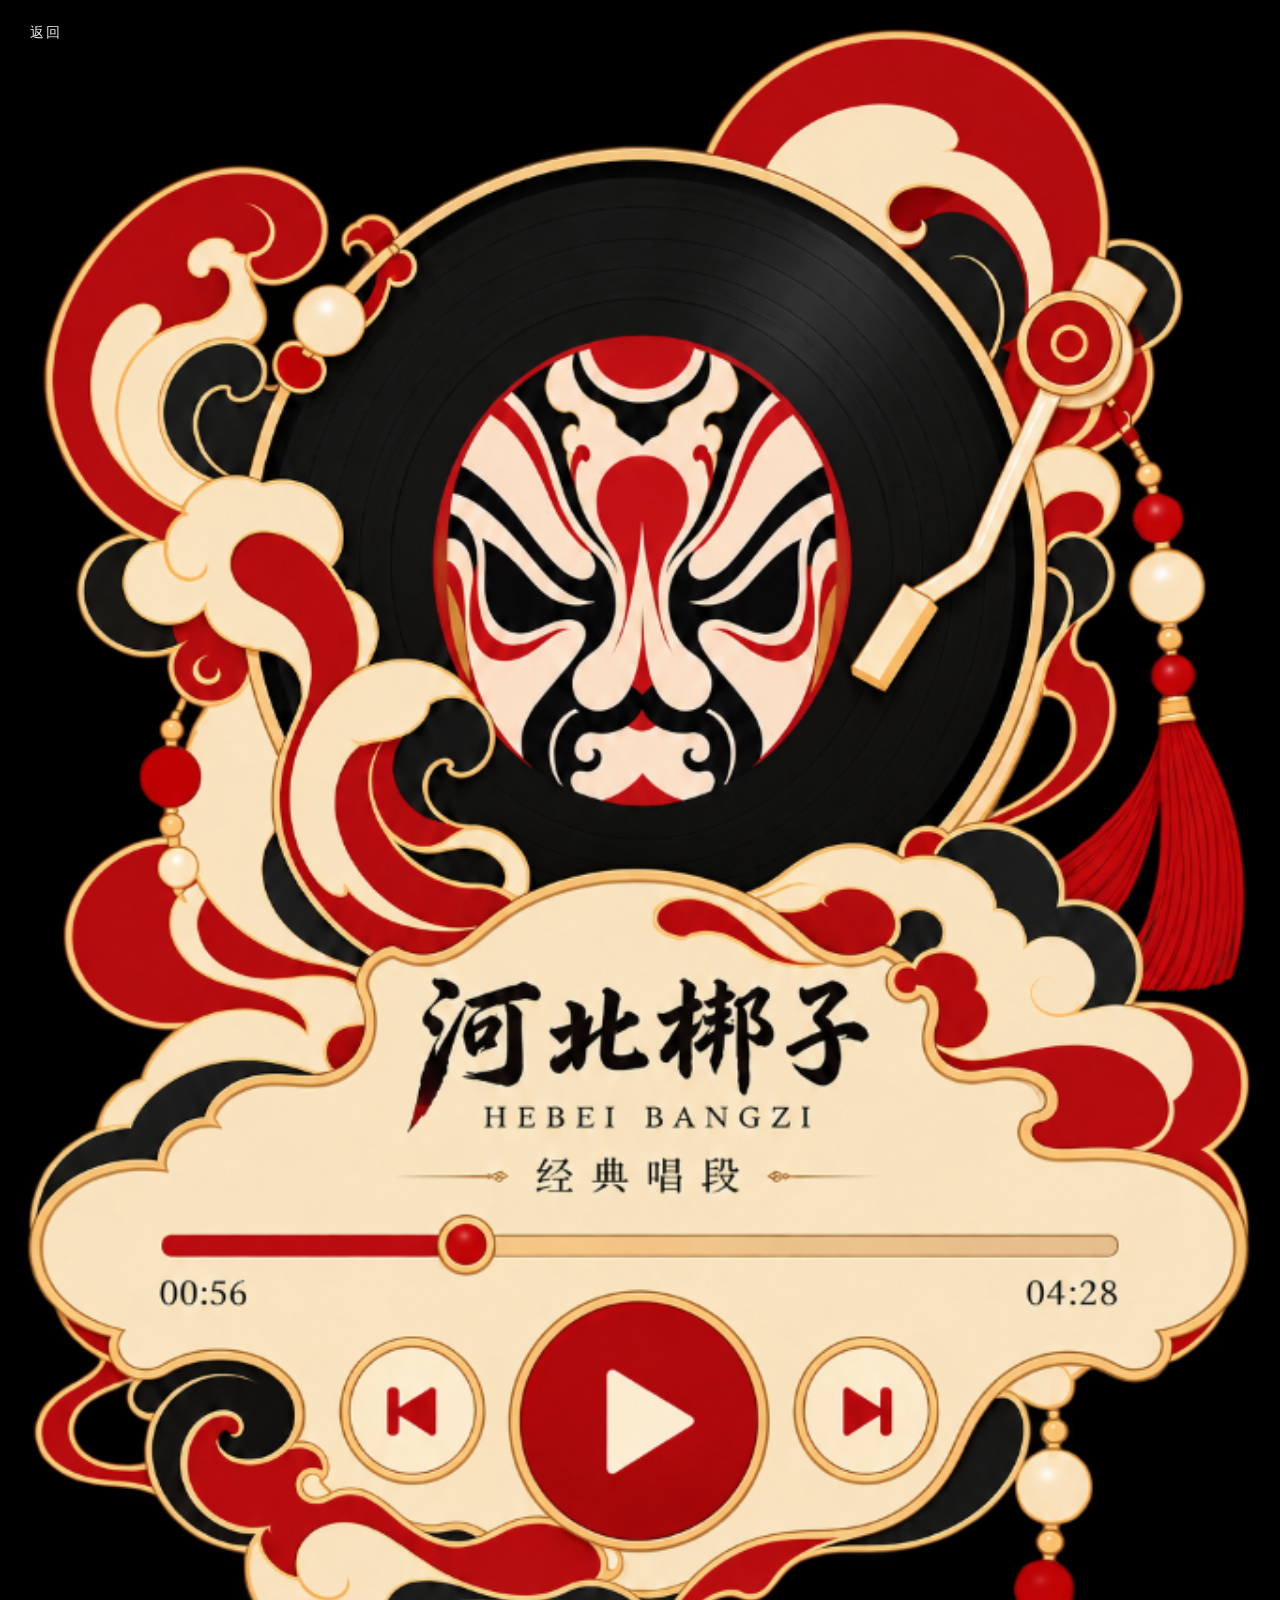
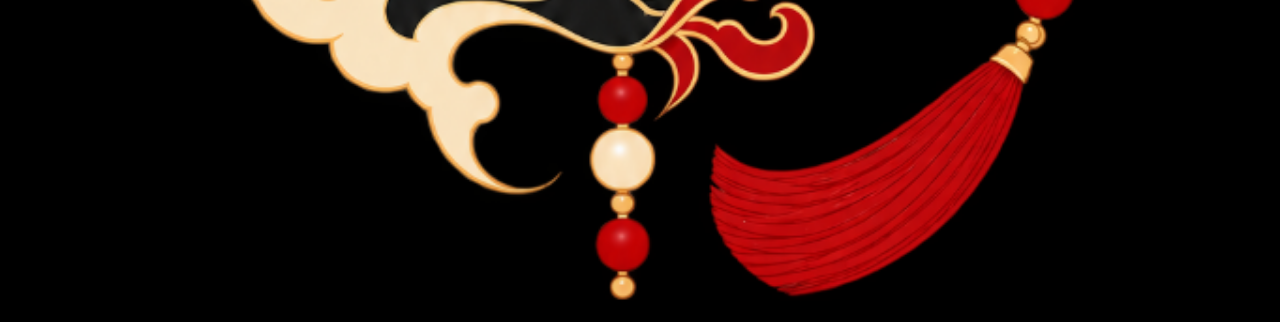
<file: listen.html>
<!DOCTYPE html>
<html lang="zh-CN">
<head>
  <meta charset="UTF-8">
  <meta name="viewport" content="width=device-width, initial-scale=1">
  <title>河北梆子 · 经典唱段</title>
  <link rel="stylesheet" href="css/site.css">
</head>
<body class="listen">
  <img class="listen-bg" src="images/player.png" alt="河北梆子 经典唱段">
  <a class="back" href="index.html" onclick="if (history.length > 1) { event.preventDefault(); history.back(); }">返回</a>
</body>
</html>
</file>
<file: css/site.css>
html,
body {
  margin: 0;
  background: #f4efe6;
}

body {
  overflow-x: hidden;
}

.sheet {
  position: relative;
  width: 100%;
}

.poster {
  display: block;
  width: 100%;
  height: auto;
}

.nfc {
  position: absolute;
  z-index: 2;
  width: 18%;
  line-height: 0;
}

.nfc img {
  width: 100%;
  height: auto;
  display: block;
}

.nfc-left {
  left: 43%;
  top: 43.5%;
}

.nfc-right {
  left: 39.5%;
  top: 47%;
}

.nfc:hover img,
.nfc:focus-visible img {
  transform: scale(1.04);
}

.nfc img {
  transition: transform 0.2s ease;
}

.pager {
  position: fixed;
  z-index: 3;
  left: 50%;
  bottom: 18px;
  transform: translateX(-50%);
  display: flex;
  gap: 10px;
  margin: 0;
  padding: 0;
  list-style: none;
}

.pager a {
  width: 7px;
  height: 7px;
  border-radius: 50%;
  background: rgba(28, 18, 12, 0.35);
  box-shadow: 0 0 0 1px rgba(255, 248, 236, 0.45);
}

.pager a[aria-current="page"] {
  background: #1c120c;
}

body.listen {
  min-height: 100vh;
  min-height: 100dvh;
  background: #000;
}

.listen-bg {
  display: block;
  width: 100%;
  height: auto;
}

.back {
  position: fixed;
  z-index: 3;
  top: 18px;
  left: 18px;
  color: #f4efe6;
  font: 14px/1 "Songti SC", "STSong", "SimSun", serif;
  letter-spacing: 0.12em;
  text-decoration: none;
  padding: 8px 12px;
  background: rgba(0, 0, 0, 0.35);
}

.back:hover {
  background: rgba(0, 0, 0, 0.55);
}
</file>
